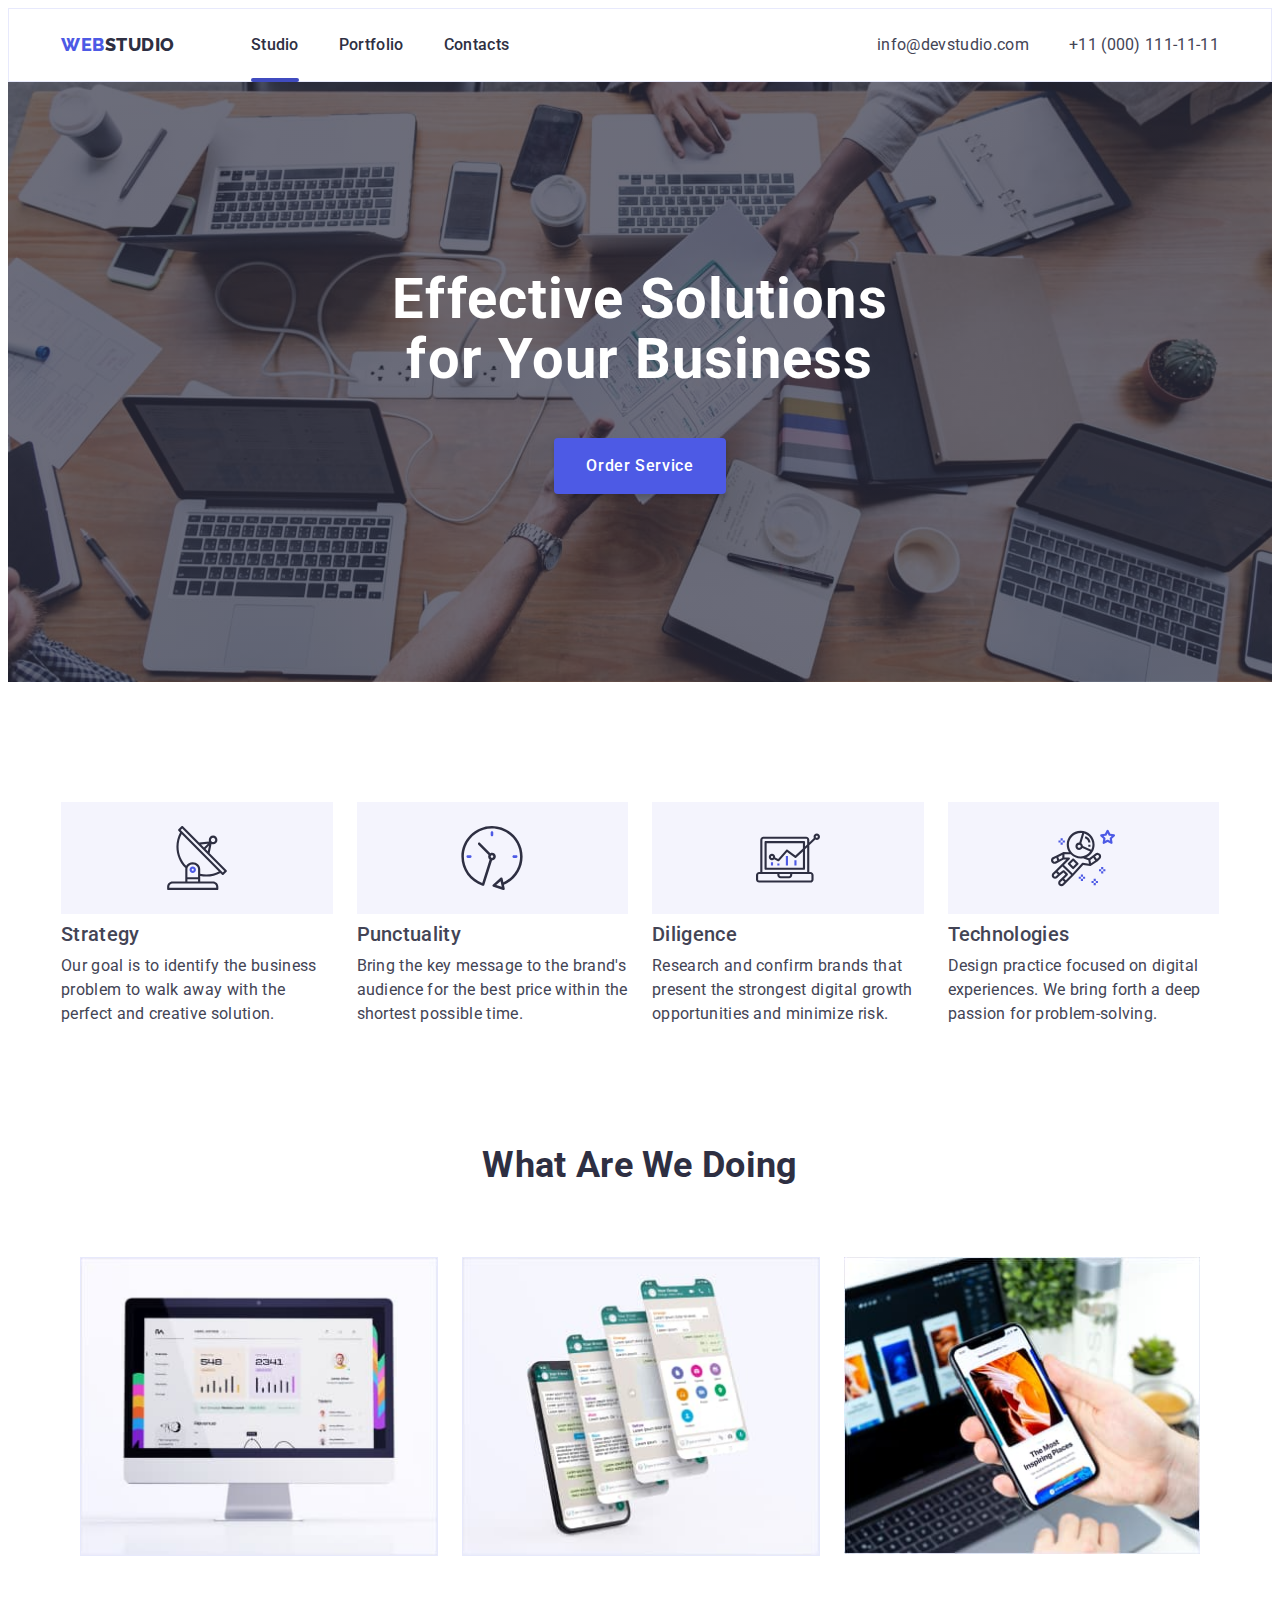
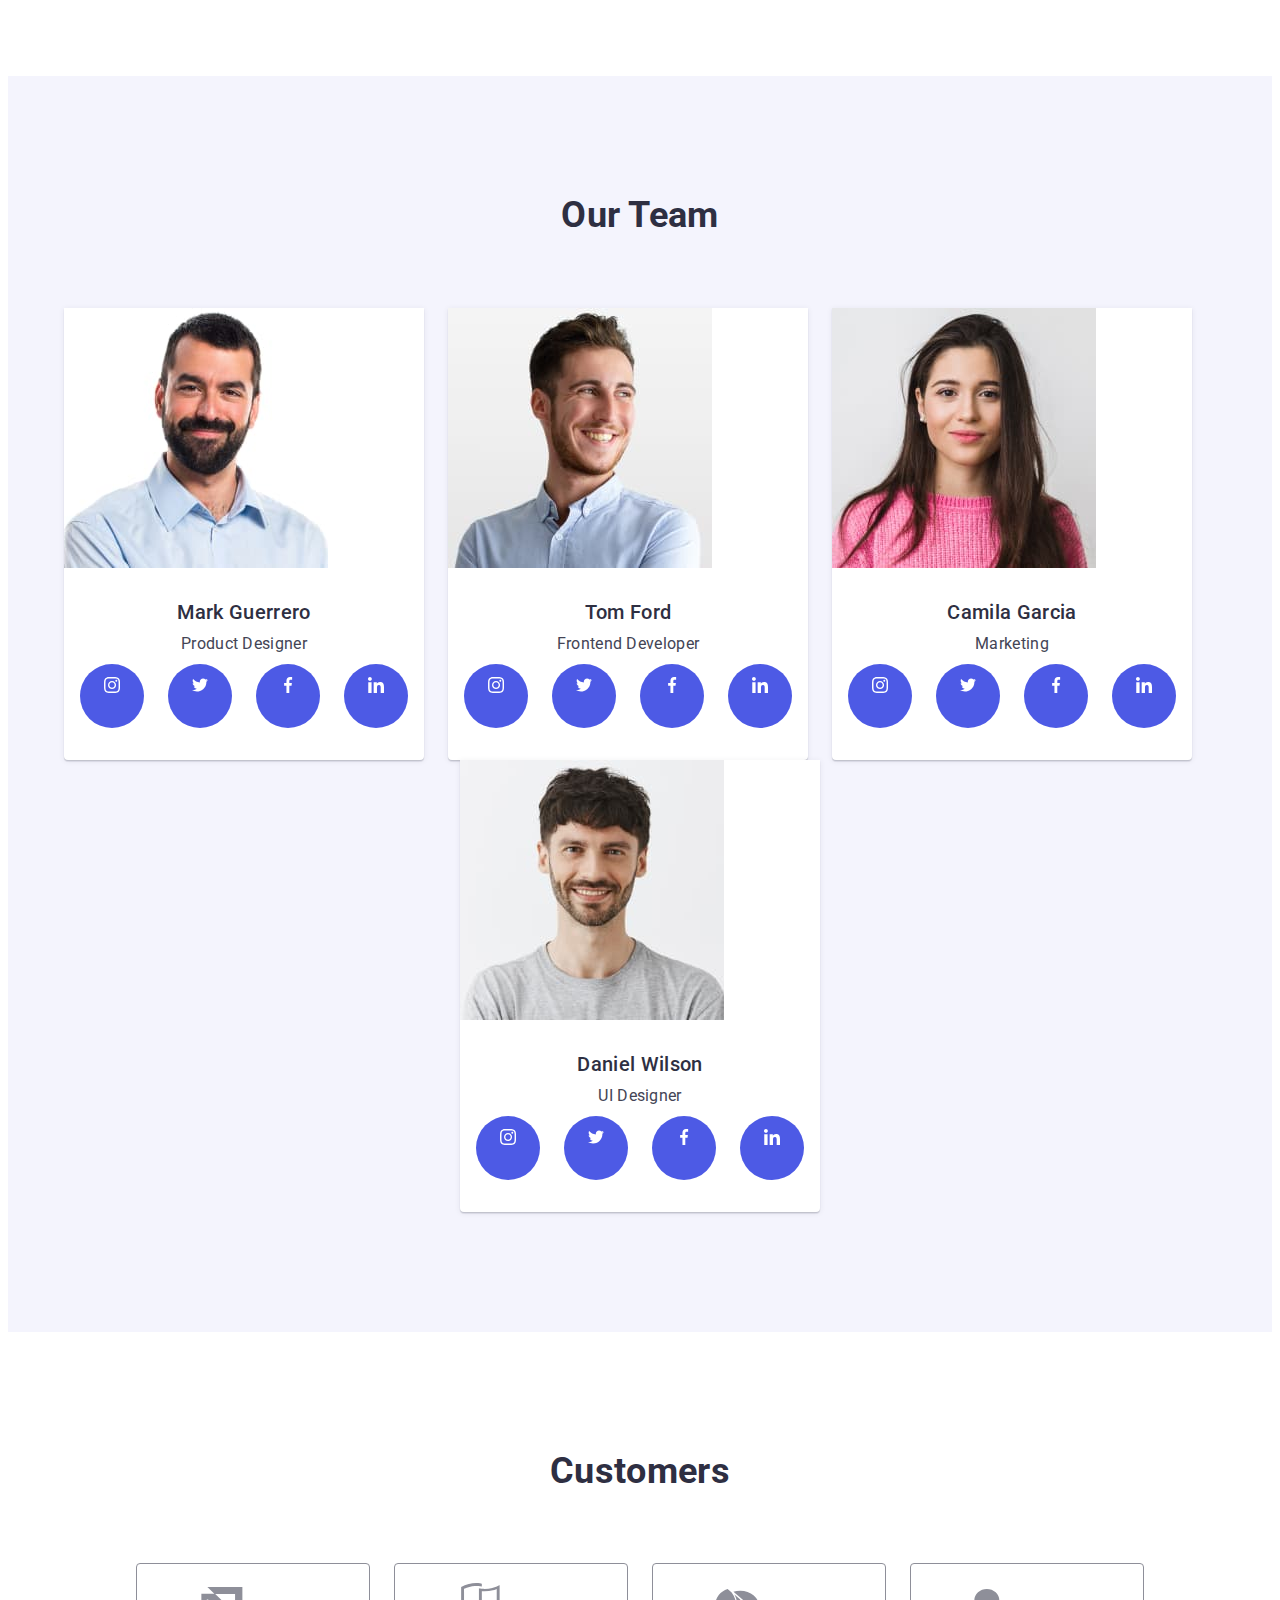
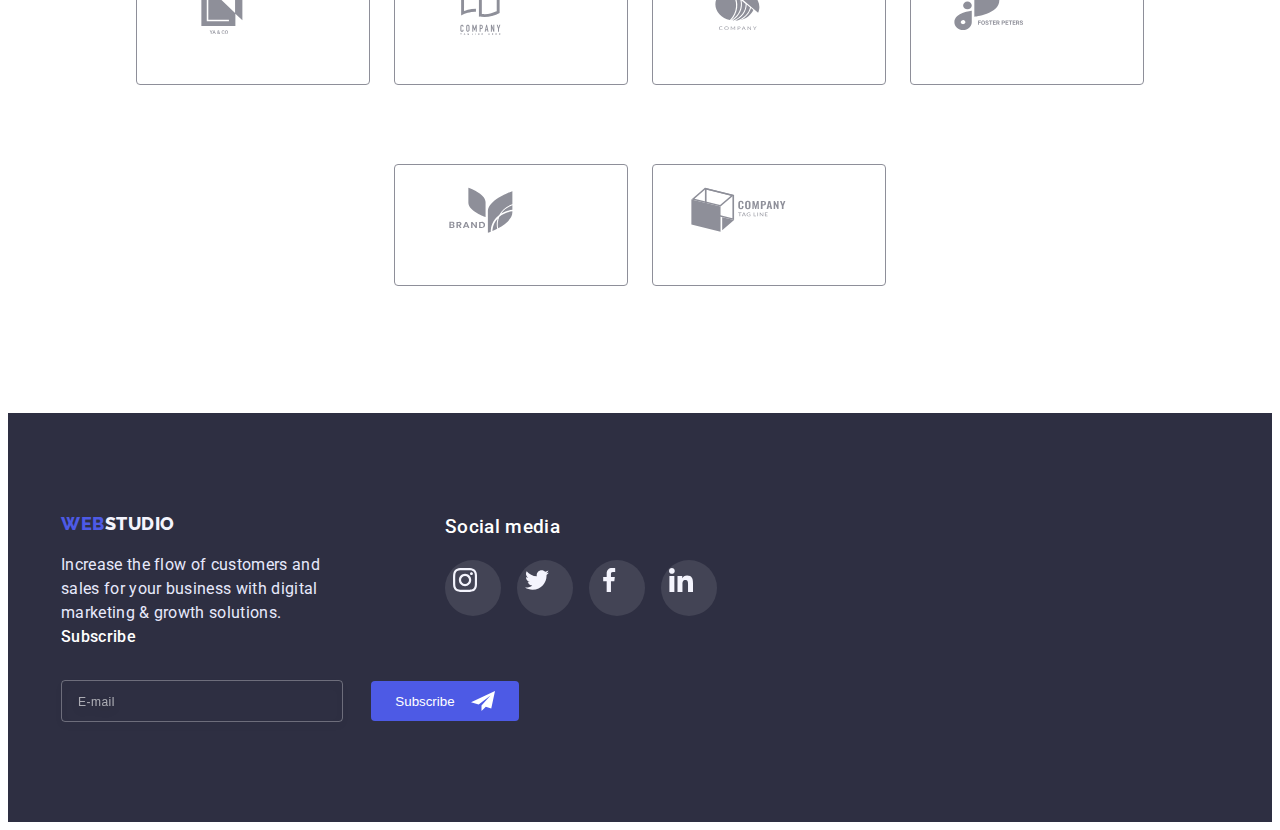
<file: index.html>
<!DOCTYPE html>
<html lang="en">
  <head>
    <meta charset="UTF-8" />
    <meta http-equiv="X-UA-Compatible" content="IE=edge" />
    <meta name="viewport" content="width=device-width, initial-scale=1.0" />
    <title>Document</title>
    <link
      href="https://fonts.googleapis.com/css2?family=Raleway:wght@800&family=Roboto:wght@400;500;700;900&display=swap"
      rel="stylesheet"
    />
    <link
      rel="stylesheet"
      href="https://cdnjs.cloudflare.com/ajax/libs/modern-normalize/1.1.0/modern-normalize.min.css"
      integrity="sha512-wpPYUAdjBVSE4KJnH1VR1HeZfpl1ub8YT/NKx4PuQ5NmX2tKuGu6U/JRp5y+Y8XG2tV+wKQpNHVUX03MfMFn9Q=="
      crossorigin="anonymous"
      referrerpolicy="no-referrer"
    />
    <link rel="stylesheet" href="./css/styles.css" />
  </head>
  <body>
    <header class="header">
      <div class="container header-div-desktop">
        <!--Navigation-->
        <nav class="navigation">
          <a href="./index.html" class="logo">
            Web<span class="logo-header">Studio</span></a
          >
          <ul class="list links-header-desktop">
            <li class="links">
              <a class="list-links active-link" href="">Studio</a>
            </li>
            <li class="links">
              <a class="list-links" href="portfolio.html">Portfolio</a>
            </li>
            <li class="links">
              <a class="list-links" href="">Contacts</a>
            </li>
          </ul>
        </nav>
        <address class="contacts">
          <ul class="list contacts-address">
            <li class="address">
              <a class="address-mail" href="mailto:info@devstudio.com"
                >info@devstudio.com</a
              >
            </li>
            <li class="address">
              <a class="address-mail" href="tel:+110001111111"
                >+11 (000) 111-11-11</a
              >
            </li>
          </ul>
        </address>
      </div>
      <div class="container header-div-mobile">
        <nav class="navigation-mobile">
          <a href="./index.html" class="logo">
            Web<span class="logo-header">Studio</span></a
          >
          <button
            class="burger-button js-open-menu"
            type="button"
            aria-expanded
          >
            <svg
              class="burger-menu"
              width="32"
              height="22"
              aria-label="Switcher mobile menu"
            >
              <use
                class="icon-menu-burger"
                href="./images/forms-icons.svg#icon-charm_menu-hamburger-2"
              ></use>
            </svg>
          </button>
        </nav>
        <div class="mobile-menu js-menu-container is-open">
          <button class="close-mobile-menu js-close-menu" type="button">
            <svg class="modal-close-icon" height="8" width="8">
              <use href="./images/modal.svg#icon-close"></use>
            </svg>
          </button>

          <div class="navigation-mobile-menu">
            <ul class="list">
              <li class="links links-mobile-menu">
                <a class="list-links-mobile-menu" href="">Studio</a>
              </li>
              <li class="links links-mobile-menu">
                <a class="list-links-mobile-menu" href="portfolio.html"
                  >Portfolio</a
                >
              </li>
              <li class="links links-mobile-menu">
                <a class="list-links-mobile-menu" href="">Contacts</a>
              </li>
            </ul>

            <address class="contacts-mobile-menu">
              <ul class="list contacts-address-mobile-menu">
                <li class="address address-mobile-menu">
                  <a
                    class="address-mail address-phone-mobile-menu"
                    href="tel:+110001111111"
                    >+11 (000) 111-11-11</a
                  >
                </li>
                <li class="address address-mobile-menu">
                  <a
                    class="address-mail address-mail-mobile-menu"
                    href="mailto:info@devstudio.com"
                    >info@devstudio.com</a
                  >
                </li>
              </ul>
            </address>
            <div class="social-mobile">
              <ul class="list icon-social-mobile">
                <li class="social-inst">
                  <a href="#" class="social-link">
                    <svg class="inst" width="16" height="16">
                      <use href="./images/icons.svg#icon-instagram1"></use>
                    </svg>
                  </a>
                </li>
                <li class="social-twit">
                  <a href="#" class="social-link">
                    <svg class="inst" width="16" height="16">
                      <use href="./images/icons.svg#icon-twitter1"></use>
                    </svg>
                  </a>
                </li>
                <li class="social-face">
                  <a href="#" class="social-link">
                    <svg class="inst" width="16" height="16">
                      <use href="./images/icons.svg#icon-facebook1"></use>
                    </svg>
                  </a>
                </li>
                <li class="social-in">
                  <a href="#" class="social-link">
                    <svg class="inst" width="16" height="16">
                      <use href="./images/icons.svg#icon-linkedin1"></use>
                    </svg>
                  </a>
                </li>
              </ul>
            </div>
          </div>
        </div>
      </div>
    </header>
    <main>
      <!--Main title-->
      <section class="section-one">
        <div class="container">
          <h1 class="main-title">Effective Solutions for Your Business</h1>
          <button class="main-button" type="button" data-modal-open>
            Order Service
          </button>
        </div>
      </section>
      <!-- Our features-->
      <section class="section-two">
        <div class="container">
          <h2 class="visually-hidden">Section title</h2>

          <ul class="list list-features">
            <li class="list-text">
              <div class="icons">
                <svg class="icon-antenna">
                  <use href="./images/icons.svg#icon-antenna"></use>
                </svg>
              </div>
              <h3 class="list-img-title-features">Strategy</h3>
              <p class="list-img-title-features-text">
                Our goal is to identify the business problem to walk away with
                the perfect and creative solution.
              </p>
            </li>
            <li class="list-text">
              <div class="icons">
                <svg class="icon-clock">
                  <use href="./images/icons.svg#icon-clock"></use>
                </svg>
              </div>
              <h3 class="list-img-title-features">Punctuality</h3>
              <p class="list-img-title-features-text">
                Bring the key message to the brand's audience for the best price
                within the shortest possible time.
              </p>
            </li>
            <li class="list-text">
              <div class="icons">
                <svg class="icon-diagram">
                  <use href="./images/icons.svg#icon-diagram"></use>
                </svg>
              </div>
              <h3 class="list-img-title-features">Diligence</h3>
              <p class="list-img-title-features-text">
                Research and confirm brands that present the strongest digital
                growth opportunities and minimize risk.
              </p>
            </li>
            <li class="list-text">
              <div class="icons">
                <svg class="icon-astronaut">
                  <use href="./images/icons.svg#icon-astronaut"></use>
                </svg>
              </div>
              <h3 class="list-img-title-features">Technologies</h3>
              <p class="list-img-title-features-text">
                Design practice focused on digital experiences. We bring forth a
                deep passion for problem-solving.
              </p>
            </li>
          </ul>
        </div>
      </section>
      <!--What are we doing-->
      <section class="section-three">
        <div class="container">
          <h2 class="what-are-we-doing">What are we doing</h2>
          <ul class="list list-img">
            <li class="section-three-img">
              <img
                class="card-image no-gap"
                src="./images/img1.jpg"
                alt="computer"
                width="360"
              />
            </li>
            <li class="section-three-img">
              <img
                class="card-image no-gap"
                src="./images/img2.jpg"
                alt="smartphone"
                width="360"
              />
            </li>
            <li class="section-three-img">
              <img
                class="card-image no-gap"
                src="./images/img3.jpg"
                alt="computer and smartphone"
                width="360"
              />
            </li>
          </ul>
        </div>
      </section>
      <!--Our team-->
      <section class="section-four">
        <div class="container">
          <h2 class="section-title">Our Team</h2>
          <ul class="list ul-our-team">
            <li class="list-section-four">
              <img
                class="card-image-studio no-gap"
                srcset="./images/boy1.jpg 1x, ./images/boy1@2x.jpg 2x"
                src="./images/boy1.jpg"
                alt="boy with beard"
                width="264"
              />
              <div class="card-image-text">
                <h3 class="list-img-name">Mark Guerrero</h3>
                <p class="list-img-name-profession">Product Designer</p>
                <ul class="list icon-social">
                  <li class="social-inst">
                    <a href="#" class="social-link">
                      <svg class="inst" width="16" height="16">
                        <use href="./images/icons.svg#icon-instagram1"></use>
                      </svg>
                    </a>
                  </li>
                  <li class="social-twit">
                    <a href="#" class="social-link">
                      <svg class="inst" width="16" height="16">
                        <use href="./images/icons.svg#icon-twitter1"></use>
                      </svg>
                    </a>
                  </li>
                  <li class="social-face">
                    <a href="#" class="social-link">
                      <svg class="inst" width="16" height="16">
                        <use href="./images/icons.svg#icon-facebook1"></use>
                      </svg>
                    </a>
                  </li>
                  <li class="social-in">
                    <a href="#" class="social-link">
                      <svg class="inst" width="16" height="16">
                        <use href="./images/icons.svg#icon-linkedin1"></use>
                      </svg>
                    </a>
                  </li>
                </ul>
              </div>
            </li>
            <li class="list-section-four">
              <img
                class="card-image-studio no-gap"
                srcset="./images/boy2.jpg 1x, ./images/boy2@2x.jpg 2x"
                src="./images/boy2.jpg"
                alt="smiling boy"
                width="264"
              />
              <div class="card-image-text">
                <h3 class="list-img-name">Tom Ford</h3>
                <p class="list-img-name-profession">Frontend Developer</p>
                <ul class="list icon-social">
                  <li class="social-inst">
                    <a href="#" class="social-link">
                      <svg class="inst" width="16" height="16">
                        <use href="./images/icons.svg#icon-instagram1"></use>
                      </svg>
                    </a>
                  </li>
                  <li class="social-twit">
                    <a href="#" class="social-link">
                      <svg class="inst" width="16" height="16">
                        <use href="./images/icons.svg#icon-twitter1"></use>
                      </svg>
                    </a>
                  </li>
                  <li class="social-face">
                    <a href="#" class="social-link">
                      <svg class="inst" width="16" height="16">
                        <use href="./images/icons.svg#icon-facebook1"></use>
                      </svg>
                    </a>
                  </li>
                  <li class="social-in">
                    <a href="#" class="social-link">
                      <svg class="inst" width="16" height="16">
                        <use href="./images/icons.svg#icon-linkedin1"></use>
                      </svg>
                    </a>
                  </li>
                </ul>
              </div>
            </li>
            <li class="list-section-four">
              <img
                class="card-image-studio no-gap"
                srcset="./images/girl3.jpg 1x, ./images/girl3@2x.jpg 2x"
                src="./images/girl3.jpg"
                alt="smiling girl"
                width="264"
              />
              <div class="card-image-text">
                <h3 class="list-img-name">Camila Garcia</h3>

                <p class="list-img-name-profession">Marketing</p>
                <ul class="list icon-social">
                  <li class="social-inst">
                    <a href="#" class="social-link">
                      <svg class="inst" width="16" height="16">
                        <use href="./images/icons.svg#icon-instagram1"></use>
                      </svg>
                    </a>
                  </li>
                  <li class="social-twit">
                    <a href="#" class="social-link">
                      <svg class="inst" width="16" height="16">
                        <use href="./images/icons.svg#icon-twitter1"></use>
                      </svg>
                    </a>
                  </li>
                  <li class="social-face">
                    <a href="#" class="social-link">
                      <svg class="inst" width="16" height="16">
                        <use href="./images/icons.svg#icon-facebook1"></use>
                      </svg>
                    </a>
                  </li>
                  <li class="social-in">
                    <a href="#" class="social-link">
                      <svg class="inst" width="16" height="16">
                        <use href="./images/icons.svg#icon-linkedin1"></use>
                      </svg>
                    </a>
                  </li>
                </ul>
              </div>
            </li>
            <li class="list-section-four">
              <img
                class="card-image-studio no-gap"
                srcset="./images/boy4.jpg 1x, ./images/boy4@2x.jpg 2x"
                src="./images/boy4.jpg"
                alt="smiling boy with beard"
                width="264"
              />
              <div class="card-image-text">
                <h3 class="list-img-name">Daniel Wilson</h3>
                <p class="list-img-name-profession">UI Designer</p>
                <ul class="list icon-social">
                  <li class="social-inst">
                    <a href="#" class="social-link">
                      <svg class="inst" width="16" height="16">
                        <use href="./images/icons.svg#icon-instagram1"></use>
                      </svg>
                    </a>
                  </li>
                  <li class="social-twit">
                    <a href="#" class="social-link">
                      <svg class="inst" width="16" height="16">
                        <use href="./images/icons.svg#icon-twitter1"></use>
                      </svg>
                    </a>
                  </li>
                  <li class="social-face">
                    <a href="#" class="social-link">
                      <svg class="inst" width="16" height="16">
                        <use href="./images/icons.svg#icon-facebook1"></use>
                      </svg>
                    </a>
                  </li>
                  <li class="social-in">
                    <a href="#" class="social-link">
                      <svg class="inst" width="16" height="16">
                        <use href="./images/icons.svg#icon-linkedin1"></use>
                      </svg>
                    </a>
                  </li>
                </ul>
              </div>
            </li>
          </ul>
        </div>
      </section>
      <!--Customers-->
      <section class="section-customer">
        <div class="container">
          <h2 class="section-title">Customers</h2>

          <ul class="list customers-logo">
            <li class="list-logo">
              <a href="#" class="link-logo">
                <svg class="icon-logo">
                  <use href="./images/icons.svg#icon-logo1"></use>
                </svg>
              </a>
            </li>
            <li class="list-logo">
              <a href="#" class="link-logo">
                <svg class="icon-logo">
                  <use href="./images/icons.svg#icon-logo2"></use>
                </svg>
              </a>
            </li>
            <li class="list-logo">
              <a href="#" class="link-logo">
                <svg class="icon-logo">
                  <use href="./images/icons.svg#icon-logo3"></use>
                </svg>
              </a>
            </li>
            <li class="list-logo">
              <a href="#" class="link-logo">
                <svg class="icon-logo">
                  <use href="./images/icons.svg#icon-logo4"></use>
                </svg>
              </a>
            </li>
            <li class="list-logo">
              <a href="#" class="link-logo">
                <svg class="icon-logo">
                  <use href="./images/icons.svg#icon-logo5"></use>
                </svg>
              </a>
            </li>
            <li class="list-logo">
              <a href="#" class="link-logo">
                <svg class="icon-logo">
                  <use href="./images/icons.svg#icon-logo6"></use>
                </svg>
              </a>
            </li>
          </ul>
        </div>
      </section>
    </main>
    <footer class="footer">
      <div class="container">
        <!--Quotation to the action-->
        <div class="footer-container">
          <div class="footer-div">
            <a href="./index.html" class="logo-footer">
              Web<span class="logo-footer-text">Studio</span></a
            >
            <p class="quotation">
              Increase the flow of customers and sales for your business with
              digital marketing & growth solutions.
            </p>
          </div>
          <div class="social-footer">
            <h3 class="footer-title">Social media</h3>
            <ul class="list list-social-footer">
              <li class="inst-footer">
                <a href="#" class="icons-footer">
                  <svg class="icon-footer" height="24" width="24">
                    <use href="./images/icons.svg#icon-instagram2"></use>
                  </svg>
                </a>
              </li>
              <li class="twit-footer">
                <a href="#" class="icons-footer">
                  <svg class="icon-footer" height="24" width="24">
                    <use href="./images/icons.svg#icon-twitter2"></use>
                  </svg>
                </a>
              </li>
              <li class="face-footer">
                <a href="#" class="icons-footer">
                  <svg class="icon-footer" height="24" width="24">
                    <use href="./images/icons.svg#icon-facebook2"></use>
                  </svg>
                </a>
              </li>
              <li class="in-footer">
                <a href="#" class="icons-footer">
                  <svg class="icon-footer" height="24" width="24">
                    <use href="./images/icons.svg#icon-linkedin2"></use>
                  </svg>
                </a>
              </li>
            </ul>
          </div>
          <div class="footer-forms">
            <p class="footer-title">Subscribe</p>
            <form class="footer-form">
              <label for="footer-input">
                <input
                  class="footer-input"
                  id="footer-input"
                  type="email"
                  name="email"
                  placeholder="E-mail"
                />
              </label>
              <button class="footer-form-button subscribe-button" type="submit">
                Subscribe
                <svg class="footer-form-icons" height="24" width="24">
                  <use href="./images/forms-icons.svg#icon-Frame3"></use>
                </svg>
              </button>
            </form>
          </div>
        </div>
      </div>
    </footer>
    <div class="backdrop is-hidden" data-modal>
      <div class="modal">
        <button class="modal-close" type="button" data-modal-close>
          <svg class="modal-close-icon" height="8" width="8">
            <use href="./images/modal.svg#icon-close"></use>
          </svg>
        </button>
        <p class="modal-title">Leave your contacts and we will call you back</p>
        <form class="form-modal" autocomplete="off" novalidate>
          <div class="contacts-form">
            <label class="label-form" for="user-name">Name </label>
            <input
              class="input-form"
              id="user-name"
              type="text"
              name="user-name"
            />
            <svg class="form-icon" height="18" width="18">
              <use href="./images/forms-icons.svg#icon-person-black"></use>
            </svg>
          </div>
          <div class="contacts-form">
            <label class="label-form" for="phone">Phone</label>
            <input class="input-form" id="phone" type="tel" name="user-phone" />
            <svg class="form-icon" height="18" width="18">
              <use href="./images/forms-icons.svg#icon-phone_black"></use>
            </svg>
          </div>
          <div class="contacts-form">
            <label class="label-form" for="mail">Email</label>
            <input class="input-form" id="mail" type="email" name="user-mail" />
            <svg class="form-icon" height="18" width="18">
              <use href="./images/forms-icons.svg#icon-email_black"></use>
            </svg>
          </div>
          <div class="contacts-form">
            <label class="label-form" for="comment">Comment</label>
            <textarea
              class="comment"
              id="comment"
              name="user-comment"
              placeholder="Text input"
            ></textarea>
            <div class="flex-checkbox">
              <label class="label-checkbox">
                <input class="input-check" type="checkbox" name="input-check" />
                <span class="span-check"></span>
                I accept the terms and conditions of the
                <a class="privacy-policy" href="#">Privacy Policy</a>
              </label>
            </div>
          </div>
          <div class="button-submit">
            <button class="form-button" type="submit" data-modal-open>
              Send
            </button>
          </div>
        </form>
      </div>
    </div>
    <script src="./js/modal.js"></script>
    <script src="./js/mobile-menu.js"></script>
  </body>
</html>
</file>
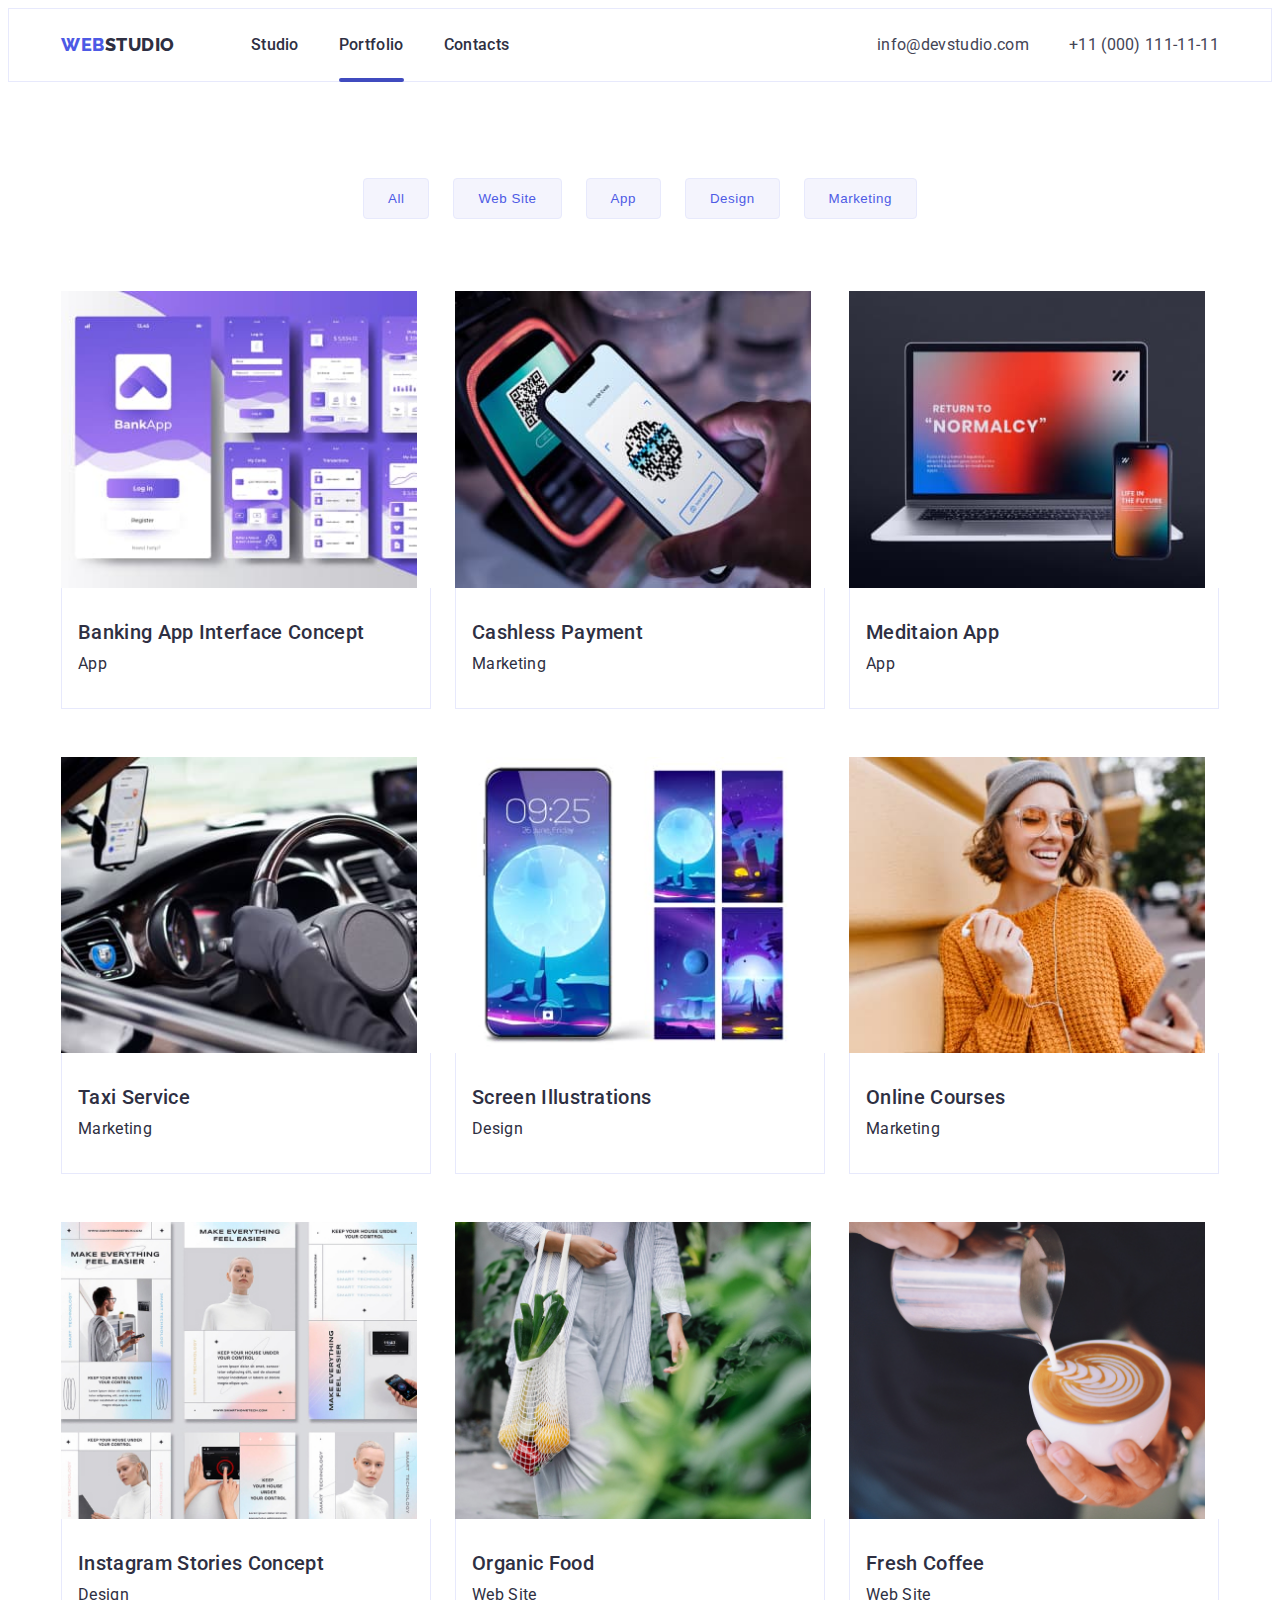
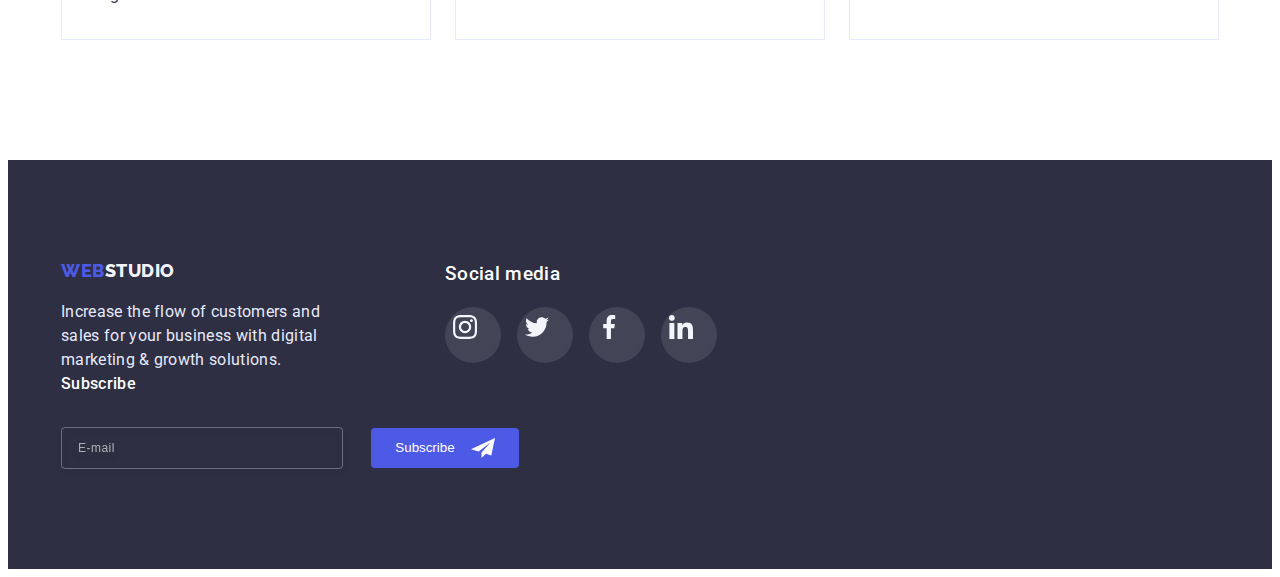
<file: portfolio.html>
<!DOCTYPE html>
<html lang="en">
  <head>
    <meta charset="UTF-8" />
    <meta http-equiv="X-UA-Compatible" content="IE=edge" />
    <meta name="viewport" content="width=device-width, initial-scale=1.0" />
    <title>Document</title>
    <link
      href="https://fonts.googleapis.com/css2?family=Raleway:wght@800&family=Roboto:wght@400;500;700;900&display=swap"
      rel="stylesheet"
    />
    <link
      rel="stylesheet"
      href="https://cdnjs.cloudflare.com/ajax/libs/modern-normalize/1.1.0/modern-normalize.min.css"
      integrity="sha512-wpPYUAdjBVSE4KJnH1VR1HeZfpl1ub8YT/NKx4PuQ5NmX2tKuGu6U/JRp5y+Y8XG2tV+wKQpNHVUX03MfMFn9Q=="
      crossorigin="anonymous"
      referrerpolicy="no-referrer"
    />
    <link rel="stylesheet" href="./css/styles.css" />
  </head>
  <body>
    <header class="header">
      <div class="container header-div-desktop">
        <!--Navigation-->
        <nav class="navigation">
          <a href="./index.html" class="logo">
            Web<span class="logo-header">Studio</span></a
          >
          <ul class="list links-header-desktop">
            <li class="links">
              <a class="list-links " href="index.html">Studio</a>
            </li>
            <li class="links">
              <a class="list-links active-link" href="">Portfolio</a>
            </li>
            <li class="links">
              <a class="list-links" href="">Contacts</a>
            </li>
          </ul>
        </nav>
        <address class="contacts">
          <ul class="list contacts-address">
            <li class="address">
              <a class="address-mail" href="mailto:info@devstudio.com"
                >info@devstudio.com</a
              >
            </li>
            <li class="address">
              <a class="address-mail" href="tel:+110001111111"
                >+11 (000) 111-11-11</a
              >
            </li>
          </ul>
        </address>
      </div>
      <div class="container header-div-mobile">
        <nav class="navigation-mobile">
          <a href="./index.html" class="logo">
            Web<span class="logo-header">Studio</span></a
          >
          <button class="burger-button" type="button">
            <svg class="burger-menu" width="32" height="22">
              <use href="./images/forms-icons.svg#icon-charm_menu-hamburger-2"></use>
            </svg>
           </button>
        </nav>
       
      </div>
    </header>
    <main>
      <!--buttons-->
      <section class="main-portfolio">
        <div class="container">
          <h1 class="visually-hidden">Name</h1>
          <ul class="list filter-btns">
            <li class="li-btns">
              <button class="list-btns" type="button">All</button>
            </li>
            <li class="li-btns">
              <button class="list-btns" type="button">Web Site</button>
            </li>
            <li class="li-btns">
              <button class="list-btns" type="button">App</button>
            </li>
            <li class="li-btns">
              <button class="list-btns" type="button">Design</button>
            </li>
            <li class="li-btns">
              <button class="list-btns" type="button">Marketing</button>
            </li>
          </ul>

          <!--main works in portfolio-->
          <ul class="list menu-img">
            <li class="li-menu-img">
              <a href="#" class="link-menu-img">
                <div class="card-img-portfolio">
                  <img
                    class="card-image no-gap"
                    src="./images/appdesign.jpg"
                    alt="App design"
                    width="360"
                  />
                  <div class="overlay">
                    <p class="text-overlay">
                      14 Stylish and User-Friendly App Design Concepts · Task
                      Manager App · Calorie Tracker App · Exotic Fruit Ecommerce
                      App · Cloud Storage App
                    </p>
                  </div>
                </div>
                <div class="list-menu-img-text">
                  <h2 class="list-img-title-portfolio">
                    Banking App Interface Concept
                  </h2>
                  <p class="list-img-title-portfolio-text">App</p>
                </div>
              </a>
            </li>
            <li class="li-menu-img">
              <a href="#" class="link-menu-img">
                <div class="card-img-portfolio">
                  <img
                    class="card-image no-gap"
                    src="./images/cashlesspayment.jpg"
                    alt="Cashless Payment"
                    width="360"
                  />
                  <div class="overlay">
                    <p class="text-overlay">
                      14 Stylish and User-Friendly App Design Concepts · Task
                      Manager App · Calorie Tracker App · Exotic Fruit Ecommerce
                      App · Cloud Storage App
                    </p>
                  </div>
                </div>
                <div class="list-menu-img-text">
                  <h2 class="list-img-title-portfolio">Cashless Payment</h2>
                  <p class="list-img-title-portfolio-text">Marketing</p>
                </div>
              </a>
            </li>
            <li class="li-menu-img">
              <a href="#" class="link-menu-img">
                <div class="card-img-portfolio">
                  <img
                    class="card-image no-gap"
                    src="./images/computer.jpg"
                    alt="Computer"
                    width="360"
                  />
                  <div class="overlay">
                    <p class="text-overlay">
                      14 Stylish and User-Friendly App Design Concepts · Task
                      Manager App · Calorie Tracker App · Exotic Fruit Ecommerce
                      App · Cloud Storage App
                    </p>
                  </div>
                </div>
                <div class="list-menu-img-text">
                  <h2 class="list-img-title-portfolio">Meditaion App</h2>
                  <p class="list-img-title-portfolio-text">App</p>
                </div>
              </a>
            </li>
            <li class="li-menu-img">
              <a href="#" class="link-menu-img">
                <div class="card-img-portfolio">
                  <img
                    class="card-image no-gap"
                    src="./images/helmdriver.jpg"
                    alt="Driver"
                    width="360"
                  />
                  <div class="overlay">
                    <p class="text-overlay">
                      14 Stylish and User-Friendly App Design Concepts · Task
                      Manager App · Calorie Tracker App · Exotic Fruit Ecommerce
                      App · Cloud Storage App
                    </p>
                  </div>
                </div>
                <div class="list-menu-img-text">
                  <h2 class="list-img-title-portfolio">Taxi Service</h2>
                  <p class="list-img-title-portfolio-text">Marketing</p>
                </div>
              </a>
            </li>
            <li class="li-menu-img">
              <a href="#" class="link-menu-img">
                <div class="card-img-portfolio">
                  <img
                    class="card-image no-gap"
                    src="./images/phonescreen.jpg"
                    alt="Phone screen"
                    width="360"
                  />
                  <div class="overlay">
                    <p class="text-overlay">
                      14 Stylish and User-Friendly App Design Concepts · Task
                      Manager App · Calorie Tracker App · Exotic Fruit Ecommerce
                      App · Cloud Storage App
                    </p>
                  </div>
                </div>
                <div class="list-menu-img-text">
                  <h2 class="list-img-title-portfolio">Screen Illustrations</h2>
                  <p class="list-img-title-portfolio-text">Design</p>
                </div>
              </a>
            </li>
            <li class="li-menu-img">
              <a href="#" class="link-menu-img">
                <div class="card-img-portfolio">
                  <img
                    class="card-image no-gap"
                    src="./images/smilinggirl.jpg"
                    alt="Smiling girl"
                    width="360"
                  />
                  <div class="overlay">
                    <p class="text-overlay">
                      14 Stylish and User-Friendly App Design Concepts · Task
                      Manager App · Calorie Tracker App · Exotic Fruit Ecommerce
                      App · Cloud Storage App
                    </p>
                  </div>
                </div>
                <div class="list-menu-img-text">
                  <h2 class="list-img-title-portfolio">Online Courses</h2>
                  <p class="list-img-title-portfolio-text">Marketing</p>
                </div>
              </a>
            </li>
            <li class="li-menu-img">
              <a href="#" class="link-menu-img">
                <div class="card-img-portfolio">
                  <img
                    class="card-image no-gap"
                    src="./images/instagramstories.jpg"
                    alt="Instagram stories"
                    width="360"
                  />
                  <div class="overlay">
                    <p class="text-overlay">
                      14 Stylish and User-Friendly App Design Concepts · Task
                      Manager App · Calorie Tracker App · Exotic Fruit Ecommerce
                      App · Cloud Storage App
                    </p>
                  </div>
                </div>
                <div class="list-menu-img-text">
                  <h2 class="list-img-title-portfolio">
                    Instagram Stories Concept
                  </h2>
                  <p class="list-img-title-portfolio-text">Design</p>
                </div>
              </a>
            </li>
            <li class="li-menu-img">
              <a href="#" class="link-menu-img">
                <div class="card-img-portfolio">
                  <img
                    class="card-image no-gap"
                    src="./images/vegetablesbag.jpg"
                    alt="Vegetables and fruits"
                    width="360"
                  />
                  <div class="overlay">
                    <p class="text-overlay">
                      14 Stylish and User-Friendly App Design Concepts · Task
                      Manager App · Calorie Tracker App · Exotic Fruit Ecommerce
                      App · Cloud Storage App
                    </p>
                  </div>
                </div>
                <div class="list-menu-img-text">
                  <h2 class="list-img-title-portfolio">Organic Food</h2>
                  <p class="list-img-title-portfolio-text">Web Site</p>
                </div>
              </a>
            </li>
            <li class="li-menu-img">
              <a href="#" class="link-menu-img">
                <div class="card-img-portfolio">
                  <img
                    class="card-image no-gap"
                    src="./images/cupofcappuchino.jpg"
                    alt="Cup with cappuchino"
                    width="360"
                  />
                  <div class="overlay">
                    <p class="text-overlay">
                      14 Stylish and User-Friendly App Design Concepts · Task
                      Manager App · Calorie Tracker App · Exotic Fruit Ecommerce
                      App · Cloud Storage App
                    </p>
                  </div>
                </div>
                <div class="list-menu-img-text">
                  <h2 class="list-img-title-portfolio">Fresh Coffee</h2>
                  <p class="list-img-title-portfolio-text">Web Site</p>
                </div>
              </a>
            </li>
          </ul>
        </div>
      </section>
    </main>
    <footer class="footer"> 
      <div class="container">
        <!--Quotation to the action-->
       <div class="footer-container">
         <div class="footer-div">
           <a href="./index.html" class="logo-footer">
            Web<span class="logo-footer-text">Studio</span></a
           >
           <p class="quotation">
            Increase the flow of customers and sales for your business with
            digital marketing & growth solutions.
           </p>
          </div>
         <div class="social-footer">
           <h3 class="footer-title">Social media</h3>
           <ul class="list list-social-footer">
            <li class="inst-footer">
              <a href="#" class="icons-footer">
                <svg class="icon-footer" height="24" width="24">
                  <use href="./images/icons.svg#icon-instagram2"></use>
                </svg>
              </a>
            </li>
            <li class="twit-footer">
              <a href="#" class="icons-footer">
                <svg class="icon-footer" height="24" width="24">
                  <use href="./images/icons.svg#icon-twitter2"></use>
                </svg>
              </a>
            </li>
            <li class="face-footer">
              <a href="#" class="icons-footer">
                <svg class="icon-footer" height="24" width="24">
                  <use href="./images/icons.svg#icon-facebook2"></use>
                </svg>
              </a>
            </li>
            <li class="in-footer">
              <a href="#" class="icons-footer">
                <svg class="icon-footer" height="24" width="24">
                  <use href="./images/icons.svg#icon-linkedin2"></use>
                </svg>
              </a>
            </li>
           </ul>
          </div>
          <div class="footer-forms">
           <p class="footer-title">Subscribe</p>
           <form class="footer-form">
             <label for="footer-input">
              <input
                class="footer-input"
                id="footer-input"
                type="email"
                name="email"
                placeholder="E-mail"
              />
             </label>
             <button class="footer-form-button" type="submit">
              Subscribe
              <svg class="footer-form-icons" height="24" width="24">
                <use href="./images/forms-icons.svg#icon-Frame3"></use>
              </svg>
             </button>
           </form>
          </div>
        </div>
      </div>
    </footer>
  </body>
</html>
</file>
<file: css/styles.css>
:root {
  --dark: #2e2f42;
  --primary-brand: #4d5ae5;
  --background-buttontext-hover: #ffffff;
  --pressed-state: #404bbf;
  --text: #434455;
  --light: #f4f4fd;
  --accent: #e7e9fc;
  --success: #31d0aa;
  --subtle-text: #8e8f99;
  --modal-overlay: rgba(46, 47, 66, 0.4);
  --hero-background: rgba(46, 47, 66, 0.7);
}
body {
  font-family: Roboto, sans-serif;
  font-size: 16px;
  line-height: 1.5;
  letter-spacing: 0.02em;
  color: var(--dark);
}

img {
  max-width: 100%;
  height: auto;
  display: block;
}
.icon-astronaut,
.icon-clock,
.icon-antenna,
.icon-diagram {
  height: 64px;
  width: 64px;
}
.container {
  max-width: 428px;
  padding-left: 15px;
  padding-right: 15px;
  margin-left: auto;
  margin-right: auto;
}
@media (min-width: 768px) {
  .container {
    max-width: 768px;
  }
}
@media (min-width: 1200px) {
  .container {
    max-width: 1158px;
  }
}

/* <!--Header--> */
.header {
  border: 1px solid var(--accent);
}
.logo {
  font-weight: 800;
  font-family: Raleway, sans-serif;
  font-size: 18px;
  line-height: 1.3;
  letter-spacing: 0.03em;
  text-transform: uppercase;
  text-decoration: none;
  color: var(--primary-brand);
}
.list {
  list-style-type: none;
  padding: 0;
  margin: 0;
}
.logo-header {
  color: var(--dark);
}

.list-links {
  display: block;
  font-weight: 500;
  color: currentColor;
  text-decoration: none;
  padding-top: 24px;
  padding-bottom: 24px;
  position: relative;
  transition: color 250ms cubic-bezier(0.4, 0, 0.2, 1);
}

.active-link::after {
  content: '';
  background: var(--pressed-state);
  height: 4px;
  width: 100%;
  border-radius: 2px;
  position: absolute;
  bottom: -1px;
  left: 0;
}

.links-header .active-link {
  color: var(--pressed-state);
}

.list-links:hover,
.list-links:focus {
  text-decoration: none;
  color: var(--pressed-state);
}

.address-mail {
  color: var(--text);
  text-decoration: none;
  font-style: normal;
  transition: color 250ms cubic-bezier(0.4, 0, 0.2, 1);
}
.address {
  margin-right: 40px;
  padding-top: 24px;
  padding-bottom: 24px;
}
@media (min-width: 768px) {
  .address {
    padding: 0;
    margin-right: 0;
  }
}

.address-mail:hover,
.address-mail:focus {
  text-decoration: none;
  color: var(--pressed-state);
}
.navigation {
  display: flex;
  align-items: center;
}
@media (max-width: 768px) {
  .navigation {
    display: none;
  }
}

.header-div-desktop {
  display: flex;
  align-items: center;
}
@media (max-width: 768px) {
  .header-div-desktop {
    display: none;
  }
}
.links-header-desktop {
  display: flex;
  margin-left: 76px;
}

.contacts {
  display: flex;
  margin-left: auto;
}

@media screen and (min-width: 1200px) {
  .contacts-address {
    display: flex;
    gap: 40px;
  }
}
@media (max-width: 768px) {
  .contacts-address {
    display: none;
  }
}

/* <!--Section one--> */
.section-one {
  background: var(--dark);
  text-align: center;
  padding: 112px 0;
  margin-left: auto;
  margin-right: auto;
  background-image: linear-gradient(
      to right,
      rgba(46, 47, 66, 0.7),
      rgba(46, 47, 66, 0.7)
    ),
    url('../images/Mob_Dark-bg.jpg');
  max-width: 428px;

  background-repeat: no-repeat;
  background-position: center;
  background-size: cover;
}
@media (min-device-pixel-ratio: 2),
  (-webkit-min-device-pixel-ratio: 2),
  (min-resolution: 192dpi),
  (min-resolution: 2dppx) {
  .section-one {
    background-image: linear-gradient(
        to right,
        rgba(46, 47, 66, 0.7),
        rgba(46, 47, 66, 0.7)
      ),
      url('../images/Mob_Dark-bg@2x.jpg');
  }
}
@media (min-width: 768px) {
  .section-one {
    max-width: 768px;
    padding: 118px 0;
    background-image: linear-gradient(
        to right,
        rgba(46, 47, 66, 0.7),
        rgba(46, 47, 66, 0.7)
      ),
      url('../images/Dark-bg.jpg');
  }
}
@media (min-width: 768px) and (min-device-pixel-ratio: 2),
  (min-width: 768px) and (-webkit-min-device-pixel-ratio: 2),
  (min-width: 768px) and (min-resolution: 192dpi),
  (min-width: 768px) and (min-resolution: 2dppx) {
  .section-one {
    background-image: linear-gradient(
        to right,
        rgba(46, 47, 66, 0.7),
        rgba(46, 47, 66, 0.7)
      ),
      url('../images/Dark-bg@2x.jpg');
  }
}
@media (min-width: 1200px) {
  .section-one {
    background-image: linear-gradient(
        to right,
        rgba(46, 47, 66, 0.7),
        rgba(46, 47, 66, 0.7)
      ),
      url('../images/peopleoffice1.jpg');
    padding: 188px 0;
    max-width: 1440px;
  }
}
@media (min-width: 1200px) and (min-device-pixel-ratio: 2),
  (min-width: 1200px) and (-webkit-min-device-pixel-ratio: 2),
  (min-width: 1200px) and (min-resolution: 192dpi),
  (min-width: 1200px) and (min-resolution: 2dppx) {
  .section-one {
    background-image: linear-gradient(
        to right,
        rgba(46, 47, 66, 0.7),
        rgba(46, 47, 66, 0.7)
      ),
      url('../images/peopleoffice1@2x.jpg');
  }
}
.main-title {
  font-size: 36px;
  line-height: 1.1;
  letter-spacing: 0.02em;
  color: var(--background-buttontext-hover);
  max-width: 319px;
  margin: 0 auto 72px auto;
}
@media (min-width: 768px) {
  .main-title {
    font-size: 56px;
    line-height: 1.07;
    max-width: 501px;
    margin: 0 auto 40px auto;
  }
}
@media (min-width: 1200px) {
  .main-title {
    margin: 0 auto 48px auto;
  }
}

.main-button,
.form-button {
  font-family: Roboto, sans-serif;
  font-size: 16px;
  line-height: 1.5;
  font-weight: 500;
  letter-spacing: 0.04em;
  color: var(--background-buttontext-hover);
  background: var(--primary-brand);
  cursor: pointer;
  padding: 16px 32px;
  border: 0;
  text-align: center;
  border-radius: 4px;
  box-shadow: 0px 4px 4px rgba(0, 0, 0, 0.15);
  transition: background-color 250ms cubic-bezier(0.4, 0, 0.2, 1);
}
.main-button:hover,
.main-button:focus {
  background: var(--pressed-state);
  transition: 250ms cubic-bezier(0.4, 0, 0.2, 1);
}

.links-header {
  display: flex;
}
.links:not(:last-child) {
  margin-right: 40px;
}
.links.links-mobile-menu {
  margin-right: 0;
}
.links.links-mobile-menu:not(:last-child) {
  margin-bottom: 24px;
}
.icon-logo {
  fill: currentColor;
}

/* <!-- Section two--> */
.section-two {
  padding: 96px 0;
}
@media (min-width: 1200px) {
  .section-two {
    padding: 120px 0;
  }
}
.visually-hidden {
  position: absolute;
  width: 1px;
  height: 1px;
  margin: -1px;
  border: 0;
  padding: 0;
  white-space: nowrap;
  clip-path: inset(100%);
  clip: rect(0 0 0 0);
  overflow: hidden;
}
@media (min-width: 768px) {
  .list-features {
    display: flex;
    flex-wrap: wrap;
  }
}
.list-text {
  color: var(--text);
  margin-bottom: 72px;
}
.list-text:last-child {
  margin-bottom: 0;
}
@media (min-width: 768px) {
  .list-text:nth-child(n + 3) {
    margin-bottom: 0;
  }
}

@media (min-width: 1200px) {
  .list-text {
    margin-bottom: 0;
  }
}
@media (min-width: 768px) {
  .list-text {
    flex-basis: calc((100% - 24px) / 2);
  }
}

@media (min-width: 1200px) {
  .list-text {
    flex-basis: calc((100% - 24px * 3) / 4);
  }
}
@media (min-width: 1200px) {
  .list-text:not(:last-child) {
    margin-right: 24px;
  }
}

.icons {
  display: none;
  background-color: var(--light);
  height: 112px;
  margin-bottom: 8px;
  align-items: center;
  justify-content: center;
}
@media (min-width: 1200px) {
  .icons {
    display: flex;
  }
}
.list-img-title-features {
  font-weight: 700;
  font-size: 36px;
  line-height: 1.1;
  margin-bottom: 8px;
  margin-top: 0;
  text-align: center;
}
@media (min-width: 768px) {
  .list-img-title-features {
    text-align: left;
  }
}
@media (min-width: 1200px) {
  .list-img-title-features {
    font-weight: 500;
    font-size: 20px;
    line-height: 1.2;
  }
}
.list-img-title-features-text {
  margin: 0;
}

/* <!--section-three--> */
.section-three {
  display: none;
}
@media (min-width: 1200px) {
  .section-three {
    display: flex;
    padding-bottom: 120px;
  }
}
@media (min-width: 1200px) {
  .list-img {
    display: flex;
    padding-top: 0;
  }
}
@media (min-width: 1200px) {
  .what-are-we-doing {
    display: flex;
    font-size: 36px;
    line-height: 1.1;
    text-transform: capitalize;
    justify-content: center;
    margin-bottom: 72px;
    margin-top: 0;
  }
}
@media (min-width: 1200px) {
  .section-three-img:not(:last-child) {
    padding: 0;
    border: 1px solid var(--accent);
    margin-right: 24px;
  }
}
/* <!--Section-four--> */
.section-four {
  background: var(--light);
  padding-bottom: 96px;
  padding-top: 96px;
}
@media (min-width: 1200px) {
  .section-four {
    padding-bottom: 120px;
    padding-top: 120px;
  }
}
.section-title {
  font-size: 36px;
  line-height: 1.1;
  text-transform: capitalize;
  text-align: center;
  margin-bottom: 72px;
  margin-top: 0;
}

.ul-our-team {
  display: flex;
  flex-wrap: wrap;
  justify-content: center;
}

.list-section-four {
  /* text-align: center; */
  background-color: var(--background-buttontext-hover);
  box-shadow: 0px 1px 6px rgba(46, 47, 66, 0.08),
    0px 1px 1px rgba(46, 47, 66, 0.16), 0px 2px 1px rgba(46, 47, 66, 0.08);
  border-radius: 0px 0px 4px 4px;
  margin-bottom: 72px;
}
.list-section-four:last-child {
  margin-bottom: 0;
}
@media (min-width: 768px) {
  .list-section-four {
    margin-right: 24px;
    margin-bottom: 64px;
  }
}
@media (min-width: 768px) {
  .list-section-four:nth-child(2n) {
    margin-right: 0;
  }
}
@media (min-width: 768px) {
  .list-section-four:nth-child(n + 3) {
    margin-bottom: 0;
  }
}
@media (min-width: 1200px) {
  .list-section-four {
    flex-basis: calc((100% - 24px * 3) / 4);
    margin-bottom: 0;
  }
}
@media (min-width: 1200px) {
  .list-section-four:nth-child(2) {
    margin-right: 24px;
  }
}

.card-image-text {
  padding: 32px 16px;
  text-align: center;
}
.list-img-name {
  font-weight: 500;
  font-size: 20px;
  line-height: 1.2;
  margin-bottom: 8px;
  margin-top: 0;
}
.list-img-name-profession {
  color: var(--text);
  margin: 0;
}
/* <!--section-customer--> */

.section-customer {
  padding-top: 96px;
  padding-bottom: 96px;
}
@media (min-width: 1200px) {
  .section-customer {
    padding-top: 120px;
    padding-bottom: 120px;
  }
}
.customers-logo {
  display: flex;
  flex-wrap: wrap;
  gap: 72px 16px;
  justify-content: center;
}
@media (min-width: 768px) {
  .customers-logo {
    gap: 72px 24px;
  }
}
.link-logo {
  background-color: var(--background-buttontext-hover);
  color: var(--subtle-text);
  padding: 16px 32px;
  border: 1px solid var(--subtle-text);
  border-radius: 4px;
  display: inline-block;
  height: 88px;
  width: 168px;
  transition-property: border-color, color;
  transition-duration: 250ms;
  transition-timing-function: cubic-bezier(0.4, 0, 0.2, 1);
}
.link-logo:hover,
.link-logo:focus {
  border-color: var(--pressed-state);
  color: var(--pressed-state);
}
.icon-logo {
  display: block;
  height: 56px;
  width: 104px;
  fill: currentColor;
}

.footer {
  background: var(--dark);
  padding-top: 96px;
  padding-bottom: 96px;
}
@media (min-width: 1200px) {
  .footer {
    padding-top: 100px;
    padding-bottom: 100px;
  }
}
.footer-div {
  width: 268px;
  margin: auto;
  text-align: center;
}
@media (min-width: 768px) {
  .footer-div {
    text-align: left;
  }
}
.quotation {
  color: var(--accent);
  margin-bottom: 0;
  margin-top: 16px;
  text-align: left;
}

.footer-container {
  width: 100%;
  display: flex;
  margin: auto;
  flex-direction: column;
  gap: 72px;
}

@media (min-width: 768px) {
  .footer-container {
    flex-wrap: wrap;
    justify-content: left;
    width: 552px;
    flex-direction: row;
    gap: 0;
  }
}
@media (min-width: 1200px) {
  .footer-container {
    width: 100%;
  }
}
@media (min-width: 768px) {
  .footer-div {
    width: 264px;
    margin-left: 0;
    margin-right: 24px;
    margin-bottom: 72px;
  }
}
@media (min-width: 1200px) {
  .footer-div {
    margin-right: 120px;
    margin-bottom: 0;
  }
}

@media (min-width: 768px) {
  .social-footer {
    margin-top: 0;
    margin-bottom: 0;
  }
}
@media (min-width: 1200px) {
  .social-footer {
    margin-right: 80px;
  }
}

.logo-footer {
  font-family: Raleway, sans-serif;
  font-weight: 800;
  font-size: 18px;
  line-height: 1.1;
  letter-spacing: 0.03em;
  text-transform: uppercase;
  color: var(--primary-brand);
  text-decoration: none;
}
.logo-footer-text {
  color: var(--light);
}

.list-social-footer {
  display: flex;
  gap: 16px;
  padding: 0;
  justify-content: center;
}
.footer-title {
  font-weight: 500;
  color: var(--background-buttontext-hover);
  text-align: center;
  margin-top: 0;
}

@media (min-width: 768px) {
  .footer-title {
    text-align: left;
    /* margin-top: 0; */
  }
}

.footer-form-button {
  background-color: var(--primary-brand);
  color: var(--background-buttontext-hover);
  border-radius: 4px;
  border: none;
  align-items: center;
  padding: 8px 24px;
  gap: 16px;
  margin-top: 16px;
  display: flex;
  cursor: pointer;
  margin-right: auto;
  margin-left: auto;
}

@media (min-width: 768px) {
  .footer-form-button {
    background-color: var(--primary-brand);
    color: var(--background-buttontext-hover);
    border-radius: 4px;
    border: none;
    align-items: center;
    padding: 8px 24px;
    gap: 16px;
    margin-left: 24px;
    display: inline-flex;
    cursor: pointer;
  }
}
.footer-input {
  width: 100%;
  height: 40px;
  background: none;
  border-radius: 4px;
  border: 1px solid rgba(255, 255, 255, 0.3);
  filter: drop-shadow(0px 4px 4px rgba(0, 0, 0, 0.15));
  outline: 0;
  padding-left: 16px;
  padding-right: 0;
  padding-top: 0;
  padding-bottom: 0;
}
@media (min-width: 768px) {
  .footer-input {
    width: 264px;
  }
}

.footer-input::placeholder {
  color: rgba(255, 255, 255, 0.6);
  padding-top: 8px;
  padding-bottom: 8px;
  font-size: 12px;
  line-height: 2;
  letter-spacing: 0.04em;
}
/* <!--buttons--> */
.filter-btns {
  display: flex;
  column-gap: 24px;
  justify-content: center;
  margin-bottom: 72px;
}
@media screen and (max-width: 767px) {
  .list.filter-btns {
    flex-wrap: wrap;
    row-gap: 16px;
    justify-content: left;
    padding-left: 16px;
    margin-bottom: 48px;
  }
}
.list-btns:hover,
.list-btns:focus {
  background-color: var(--pressed-state);
  color: var(--background-buttontext-hover);
  box-shadow: 0px 4px 4px rgba(0, 0, 0, 0.15);
}
.list-btns {
  font-weight: 500;
  letter-spacing: 0.04em;
  color: var(--primary-brand);
  background: var(--light);
  border: 1px solid var(--accent);
  cursor: pointer;
  padding: 12px 24px;
  border-radius: 4px;
  transition-property: background-color, color, box-shadow;
  transition-duration: 250ms;
  transition-timing-function: cubic-bezier(0.4, 0, 0.2, 1);
}

@media (min-width: 768px) {
  .menu-img {
    display: flex;
    flex-wrap: wrap;
    gap: 72px 24px;
    justify-content: left;
  }
}
@media (min-width: 1200px) {
  .menu-img {
    gap: 48px 24px;
  }
}
@media screen and (max-width: 767px) {
  .li-menu-img {
    margin-right: auto;
    margin-left: auto;
    margin-bottom: 48px;
    width: 100%;
    max-width: 396px;
    overflow: hidden;
  }
}
@media (min-width: 768px) {
  .li-menu-img {
    flex-basis: calc((100% - 24px) / 2);
  }
}

@media (min-width: 1200px) {
  .li-menu-img {
    flex-basis: calc((100% - 48px) / 3);
  }
}
@media (max-width: 767px) {
  .card-image {
    width: 396px;
  }
}
@media (min-width: 768px) {
  .card-image {
    width: 356px;
  }
}

.list-img-title-portfolio {
  font-weight: 500;
  font-size: 20px;
  line-height: 1.2;
  margin-top: 0;
  margin-bottom: 8px;
}
.list-img-title-portfolio-text {
  margin: 0;
}
@media (min-width: 1200px) {
  .li-menu-img:nth-child(3n + 3) {
    margin-right: 0;
  }
}
@media (min-width: 1200px) {
  .li-menu-img:nth-child(n + 7) {
    margin-bottom: 0;
  }
}
.list-menu-img-text {
  padding-top: 32px;
  padding-bottom: 32px;
  padding-left: 16px;
  border-bottom: 1px solid var(--accent);
  border-right: 1px solid var(--accent);
  border-left: 1px solid var(--accent);
}
.main-portfolio {
  padding-top: 96px;
  padding-bottom: 120px;
}
.icon-social {
  display: flex;
  margin-top: 8px;
  gap: 24px;
}
.social-link {
  display: inline-block;
  height: 40px;
  width: 40px;
  border-radius: 50%;
  padding: 12px;
  background: var(--primary-brand);
  color: var(--background-buttontext-hover);
  transition: background-color 250ms cubic-bezier(0.4, 0, 0.2, 1);
}
.social-link:hover,
.social-link:focus {
  background-color: var(--pressed-state);
}
.inst {
  fill: currentColor;
}
.icons-footer {
  height: 40px;
  width: 40px;
  background-color: var(--text);
  color: var(--light);
  border-radius: 50%;
  display: inline-block;
  padding: 8px;
  transition: background-color 250ms cubic-bezier(0.4, 0, 0.2, 1);
}
.icon-footer {
  fill: currentColor;
}
.icons-footer:hover,
.icons-footer:focus {
  background-color: var(--success);
}
.link-menu-img {
  text-decoration: none;
  color: currentColor;
  display: block;
}
.link-menu-img:hover,
.link-menu-img:focus {
  box-shadow: 0px 1px 6px rgba(46, 47, 66, 0.08),
    0px 1px 1px rgba(46, 47, 66, 0.16), 0px 2px 1px rgba(46, 47, 66, 0.08);
}
.link-menu-img:hover .overlay {
  transform: translateY(0);
}
.link-menu-img:focus .overlay {
  transform: translateY(0);
}
.card-img-portfolio {
  position: relative;
  overflow: hidden;
}
.overlay {
  position: absolute;
  top: 0;
  left: 0;
  width: 100%;
  height: 100%;
  padding-top: 40px;
  padding-left: 32px;
  padding-right: 32px;
  transform: translateY(100%);
  transition: transform 250ms cubic-bezier(0.4, 0, 0.2, 1),
    color 250ms cubic-bezier(0.4, 0, 0.2, 1),
    background-color 250ms cubic-bezier(0.4, 0, 0.2, 1);
  background-color: var(--primary-brand);
}
.text-overlay {
  color: var(--light);
  margin: 0;
}

/* <!--backdrop--> */
.backdrop {
  position: fixed;
  top: 0;
  left: 0;
  width: 100%;
  height: 100%;
  background-color: var(--modal-overlay);
  display: flex;
  align-items: center;
  justify-content: center;
  opacity: 1;
  transition-property: opacity;
  transition-duration: 250ms;
  transition-timing-function: cubic-bezier(0.4, 0, 0.2, 1);
}
.modal {
  position: absolute;
  max-height: 584px;
  max-width: 408px;
  height: 100%;
  width: 100%;
  background-color: #fcfcfc;
  box-shadow: 0px 1px 1px rgba(0, 0, 0, 0.14), 0px 1px 3px rgba(0, 0, 0, 0.12),
    0px 2px 1px rgba(0, 0, 0, 0.2);
  border-radius: 4px;
  transform: translate(0);
  transition-duration: 250ms;
  padding: 72px 24px 24px;
}
.backdrop.is-hidden {
  opacity: 0;
  visibility: hidden;
  pointer-events: none;
}
.backdrop.is-hidden .modal {
  transform: translate(-75%);
}

.modal-close {
  position: absolute;
  top: 24px;
  right: 24px;
  height: 24px;
  width: 24px;
  border-radius: 50%;
  border: 1px solid rgba(0, 0, 0, 0.1);
  background: var(--accent);
  fill: currentColor;
  padding: 0;
  transition-property: color, background-color;
  transition-duration: 250ms;
  transition-timing-function: cubic-bezier(0.4, 0, 0.2, 1);
}
.modal-close:hover,
.modal-close:focus {
  color: var(--accent);
  background-color: var(--pressed-state);
  cursor: pointer;
}
.label-checkbox {
  margin: 4px;
  margin-left: 0;
  font-size: 12px;
  line-height: 16px;
}
.comment {
  resize: none;
  width: 100%;
  height: 120px;
  border: 1px solid rgba(33, 33, 33, 0.2);
  border-radius: 4px;
  padding-left: 16px;
  padding-top: 8px;
  outline: 0;
  background-color: #fcfcfc;
  transition: border 250ms cubic-bezier(0.4, 0, 0.2, 1);
}
.comment:hover,
.comment:focus {
  border: 1px solid var(--primary-brand);
}

.comment::placeholder {
  font-style: normal;
  font-weight: 400;
  font-size: 12px;
  line-height: 16px;
  letter-spacing: 0.04em;
  color: rgba(117, 117, 117, 0.5);
}
.modal-title {
  text-align: center;
  font-weight: 500;
  margin-top: 0;
}
.label-form {
  font-size: 12px;
  line-height: 16px;
  letter-spacing: 0.04em;
  color: var(--subtle-text);
}
.button-submit {
  text-align: center;
}
.form-button {
  margin-top: 24px;
  width: 169px;
}
.input-check {
  appearance: none;
  font-size: 12px;
  line-height: 16px;
  letter-spacing: 0.04em;
  color: #757575;
}
.label-checkbox {
  display: inline;
}
.contacts-form {
  position: relative;

  border-radius: 4px;
}
.form-icon {
  position: absolute;
  top: 44px;
  left: 0;
  margin-left: 16px;
  fill: currentColor;
  transform: translateY(-50%);
}
.input-form:focus + .form-icon,
.input-form:hover + .form-icon {
  fill: var(--primary-brand);
  transition: fill 250ms cubic-bezier(0.4, 0, 0.2, 1);
}

.input-form:hover,
.input-form:focus {
  border: 1px solid var(--primary-brand);
  transition: border 250ms cubic-bezier(0.4, 0, 0.2, 1);
}
.input-form {
  width: 100%;
  height: 40px;
  border: 1px solid rgba(33, 33, 33, 0.2);
  border-radius: 4px;
  padding-left: 36px;
  outline: 0;
  background-color: #fcfcfc;
}
.privacy-policy {
  color: var(--primary-brand);
}

.span-check {
  display: inline-block;
  position: absolute;
  width: 16px;
  height: 16px;
  border: 1.25px solid var(--dark);
  border-radius: 2px;
  transform: translateY(4px);
  margin-left: -24px;
}
.flex-checkbox {
  padding-left: 24px;
}
.input-check:checked + .span-check {
  background-image: url('../images/checkbox.svg');
  background-color: var(--pressed-state);
  background-size: contain;
  background-origin: border-box;
  border-color: var(--pressed-state);
  transition: background-color 250ms cubic-bezier(0.4, 0, 0.2, 1);
}
/* Mobile-menu */

.navigation-mobile {
  display: flex;
  align-items: center;
  justify-content: space-between;
  width: 100%;
  padding: 24px 16px;
  margin: auto;
}

@media (min-width: 769px) {
  .header-div-mobile {
    display: none;
  }
}

.burger-button {
  background-color: transparent;
  border: none;
  padding: 0;
  height: 22px;
  width: 32px;
}

/* Mobile menu styles */
.list-links-mobile-menu {
  display: block;
  font-weight: 700;
  font-size: 36px;
  color: currentColor;
  text-decoration: none;

  margin-top: 0;
  position: relative;
  transition: color 250ms cubic-bezier(0.4, 0, 0.2, 1);
}

.list-links-mobile-menu:hover,
.list-links-mobile-menu:focus {
  text-decoration: none;
  color: var(--pressed-state);
}

@media (max-width: 767px) {
  .mobile-menu {
    position: fixed;
    top: 0;
    left: 0;
    width: 100vw;
    height: 100vh;
    transition: transform 250ms ease-in-out;
    padding: 80px 5px 40px 40px;
    display: flex;
    transform: translateX(100%);
    flex-direction: column;
    background-color: var(--background-buttontext-hover);
    overflow-y: hidden;
    overflow-x: hidden;
  }
}
.mobile-menu.is-open {
  transform: translateX(0);
}

.close-mobile-menu {
  position: absolute;
  top: 40px;
  right: 40px;
  height: 24px;
  width: 24px;
  border-radius: 50%;
  border: 1px solid rgba(0, 0, 0, 0.1);
  background: var(--accent);
  fill: currentColor;
  padding: 0;
  transition-property: color, background-color;
  transition-duration: 250ms;
  transition-timing-function: cubic-bezier(0.4, 0, 0.2, 1);
}
.navigation-mobile-menu {
  display: flex;
  flex-direction: column;
  height: 100%;
}
.contacts-mobile-menu {
  margin-top: auto;
}
.contacts-address-mobile-menu {
  margin-bottom: 48px;
}
.address-mobile-menu {
  margin-bottom: 40px;
  padding: 0;
}
.address-mobile-menu:last-child {
  margin-bottom: 0;
}
.address-phone-mobile-menu {
  font-weight: 600;
  font-size: 36px;
  line-height: 1.1;
  color: var(--primary-brand);
}
.icon-social-mobile {
  display: flex;
  gap: 56px;
  flex-wrap: wrap;
}
</file>
